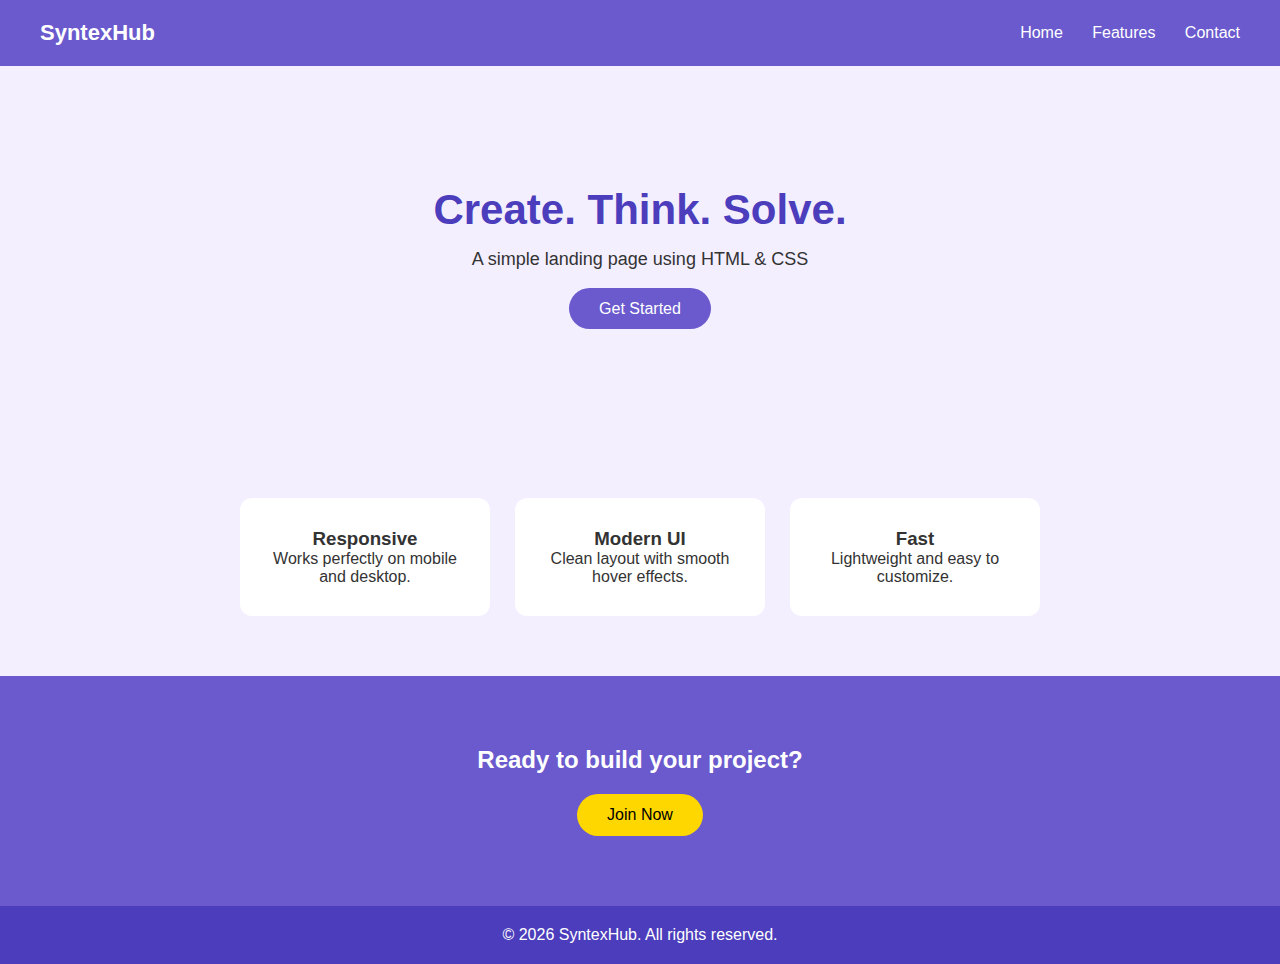
<file: index.html>
<!DOCTYPE html>
<html lang="en">
<head>
  <meta charset="UTF-8">
  <meta name="viewport" content="width=device-width, initial-scale=1.0">
  <title>Landing Page</title>
  <link rel="stylesheet" href="style.css">
</head>
<body>

  <!-- Navbar -->
  <header class="navbar">
    <div class="logo">SyntexHub</div>
    <nav>
      <a href="#home">Home</a>
      <a href="#features">Features</a>
      <a href="#contact">Contact</a>
    </nav>
  </header>

  <!-- Hero Section -->
  <section id="home" class="hero">
    <h1>Create. Think. Solve.</h1>
    <p>A simple landing page using HTML & CSS</p>
    <a href="#contact" class="btn">Get Started</a>
  </section>

  <!-- Features Section -->
  <section id="features" class="features">
    <div class="feature-card">
      <h3>Responsive</h3>
      <p>Works perfectly on mobile and desktop.</p>
    </div>
    <div class="feature-card">
      <h3>Modern UI</h3>
      <p>Clean layout with smooth hover effects.</p>
    </div>
    <div class="feature-card">
      <h3>Fast</h3>
      <p>Lightweight and easy to customize.</p>
    </div>
  </section>

  <!-- Call To Action -->
  <section id="contact" class="cta">
    <h2>Ready to build your project?</h2>
    <a href="#" class="btn">Join Now</a>
  </section>

  <footer>
    <p>© 2026 SyntexHub. All rights reserved.</p>
  </footer>

</body>
</html>
</file>
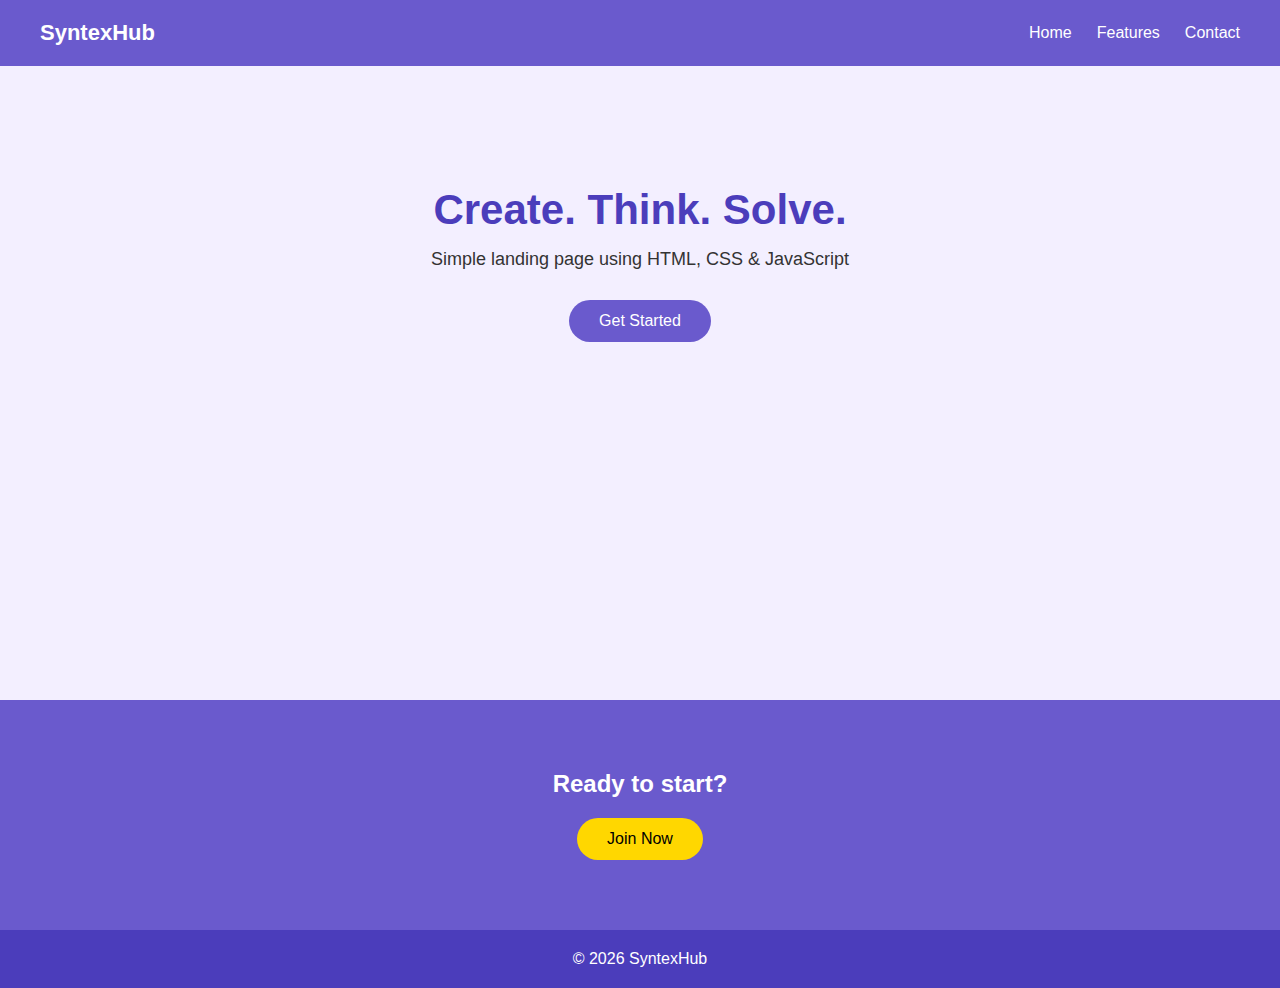
<file: landing page.html>
<!DOCTYPE html>
<html lang="en">
<head>
  <meta charset="UTF-8">
  <meta name="viewport" content="width=device-width, initial-scale=1.0">
  <title>Landing Page</title>

  <!-- ===== CSS ===== -->
  <style>
    * {
      margin: 0;
      padding: 0;
      box-sizing: border-box;
      font-family: Arial, sans-serif;
    }

    html {
      scroll-behavior: smooth;
    }

    body {
      background: #f3efff;
      color: #333;
    }

    /* Navbar */
    header {
      display: flex;
      justify-content: space-between;
      align-items: center;
      padding: 20px 40px;
      background: #6a5acd;
      color: #fff;
      position: sticky;
      top: 0;
    }

    .logo {
      font-size: 22px;
      font-weight: bold;
    }

    nav {
      display: flex;
      gap: 25px;
    }

    nav a {
      color: white;
      text-decoration: none;
      transition: 0.3s;
    }

    nav a:hover {
      color: #ffd700;
    }

    .menu-btn {
      display: none;
      font-size: 26px;
      cursor: pointer;
    }

    /* Hero */
    .hero {
      text-align: center;
      padding: 120px 20px;
    }

    .hero h1 {
      font-size: 42px;
      color: #4b3dbb;
    }

    .hero p {
      margin: 15px 0 30px;
      font-size: 18px;
    }

    .btn {
      padding: 12px 30px;
      background: #6a5acd;
      color: white;
      text-decoration: none;
      border-radius: 25px;
      transition: 0.3s;
      cursor: pointer;
      display: inline-block;
    }

    .btn:hover {
      background: #4b3dbb;
      transform: scale(1.05);
    }

    /* Features */
    .features {
      display: flex;
      justify-content: center;
      gap: 25px;
      padding: 60px 20px;
    }

    .feature-card {
      background: white;
      padding: 30px;
      width: 250px;
      text-align: center;
      border-radius: 12px;
      opacity: 0;
      transform: translateY(30px);
      transition: 0.6s ease;
    }

    .feature-card.show {
      opacity: 1;
      transform: translateY(0);
    }

    .feature-card:hover {
      box-shadow: 0 10px 25px rgba(0,0,0,0.1);
    }

    /* CTA */
    .cta {
      background: #6a5acd;
      color: white;
      text-align: center;
      padding: 70px 20px;
    }

    .cta .btn {
      background: #ffd700;
      color: #000;
      margin-top: 20px;
    }

    footer {
      text-align: center;
      padding: 20px;
      background: #4b3dbb;
      color: white;
    }

    /* Responsive */
    @media (max-width: 768px) {
      nav {
        display: none;
        flex-direction: column;
        background: #6a5acd;
        position: absolute;
        top: 70px;
        right: 0;
        width: 100%;
        text-align: center;
      }

      nav.active {
        display: flex;
      }

      .menu-btn {
        display: block;
      }

      .features {
        flex-direction: column;
        align-items: center;
      }
    }
  </style>
</head>
<body>

  <!-- Navbar -->
  <header>
    <div class="logo">SyntexHub</div>
    <div class="menu-btn">☰</div>
    <nav class="nav-links">
      <a href="#home">Home</a>
      <a href="#features">Features</a>
      <a href="#contact">Contact</a>
    </nav>
  </header>

  <!-- Hero -->
  <section id="home" class="hero">
    <h1>Create. Think. Solve.</h1>
    <p>Simple landing page using HTML, CSS & JavaScript</p>
    <a class="btn">Get Started</a>
  </section>

  <!-- Features -->
  <section id="features" class="features">
    <div class="feature-card">
      <h3>Responsive</h3>
      <p>Mobile & desktop friendly design.</p>
    </div>
    <div class="feature-card">
      <h3>Modern UI</h3>
      <p>Clean layout with hover effects.</p>
    </div>
    <div class="feature-card">
      <h3>Fast</h3>
      <p>Lightweight and easy to use.</p>
    </div>
  </section>

  <!-- CTA -->
  <section id="contact" class="cta">
    <h2>Ready to start?</h2>
    <a class="btn">Join Now</a>
  </section>

  <footer>
    <p>© 2026 SyntexHub</p>
  </footer>

  <!-- ===== JavaScript ===== -->
  <script>
    // Mobile menu toggle
    const menuBtn = document.querySelector(".menu-btn");
    const navLinks = document.querySelector(".nav-links");

    menuBtn.addEventListener("click", () => {
      navLinks.classList.toggle("active");
    });

    // Button click alert
    document.querySelectorAll(".btn").forEach(btn => {
      btn.addEventListener("click", () => {
        alert("Thanks for joining! 🚀");
      });
    });

    // Scroll animation
    const cards = document.querySelectorAll(".feature-card");

    window.addEventListener("scroll", () => {
      cards.forEach(card => {
        const top = card.getBoundingClientRect().top;
        if (top < window.innerHeight - 100) {
          card.classList.add("show");
        }
      });
    });
  </script>

</body>
</html>
</file>
<file: style.css>
* {
  margin: 0;
  padding: 0;
  box-sizing: border-box;
  font-family: Arial, sans-serif;
}

html {
  scroll-behavior: smooth;
}

body {
  background: #f3efff;
  color: #333;
}

/* Navbar */
.navbar {
  display: flex;
  justify-content: space-between;
  align-items: center;
  padding: 20px 40px;
  background: #6a5acd;
}

.logo {
  color: #fff;
  font-size: 22px;
  font-weight: bold;
}

.navbar nav a {
  color: #fff;
  text-decoration: none;
  margin-left: 25px;
  transition: 0.3s;
}

.navbar nav a:hover {
  color: #ffd700;
}

/* Hero */
.hero {
  text-align: center;
  padding: 120px 20px;
}

.hero h1 {
  font-size: 42px;
  color: #4b3dbb;
}

.hero p {
  margin: 15px 0 30px;
  font-size: 18px;
}

.btn {
  padding: 12px 30px;
  background: #6a5acd;
  color: #fff;
  text-decoration: none;
  border-radius: 25px;
  transition: 0.3s;
}

.btn:hover {
  background: #4b3dbb;
  transform: scale(1.05);
}

/* Features */
.features {
  display: flex;
  justify-content: center;
  gap: 25px;
  padding: 60px 20px;
}

.feature-card {
  background: #fff;
  padding: 30px;
  width: 250px;
  text-align: center;
  border-radius: 12px;
  transition: 0.3s;
}

.feature-card:hover {
  transform: translateY(-10px);
  box-shadow: 0 10px 25px rgba(0,0,0,0.1);
}

/* CTA */
.cta {
  background: #6a5acd;
  color: #fff;
  text-align: center;
  padding: 70px 20px;
}

.cta .btn {
  background: #ffd700;
  color: #000;
  margin-top: 20px;
  display: inline-block;
}

/* Footer */
footer {
  text-align: center;
  padding: 20px;
  background: #4b3dbb;
  color: #fff;
}

/* Responsive */
@media (max-width: 768px) {
  .features {
    flex-direction: column;
    align-items: center;
  }

  .hero h1 {
    font-size: 32px;
  }
}
</file>
